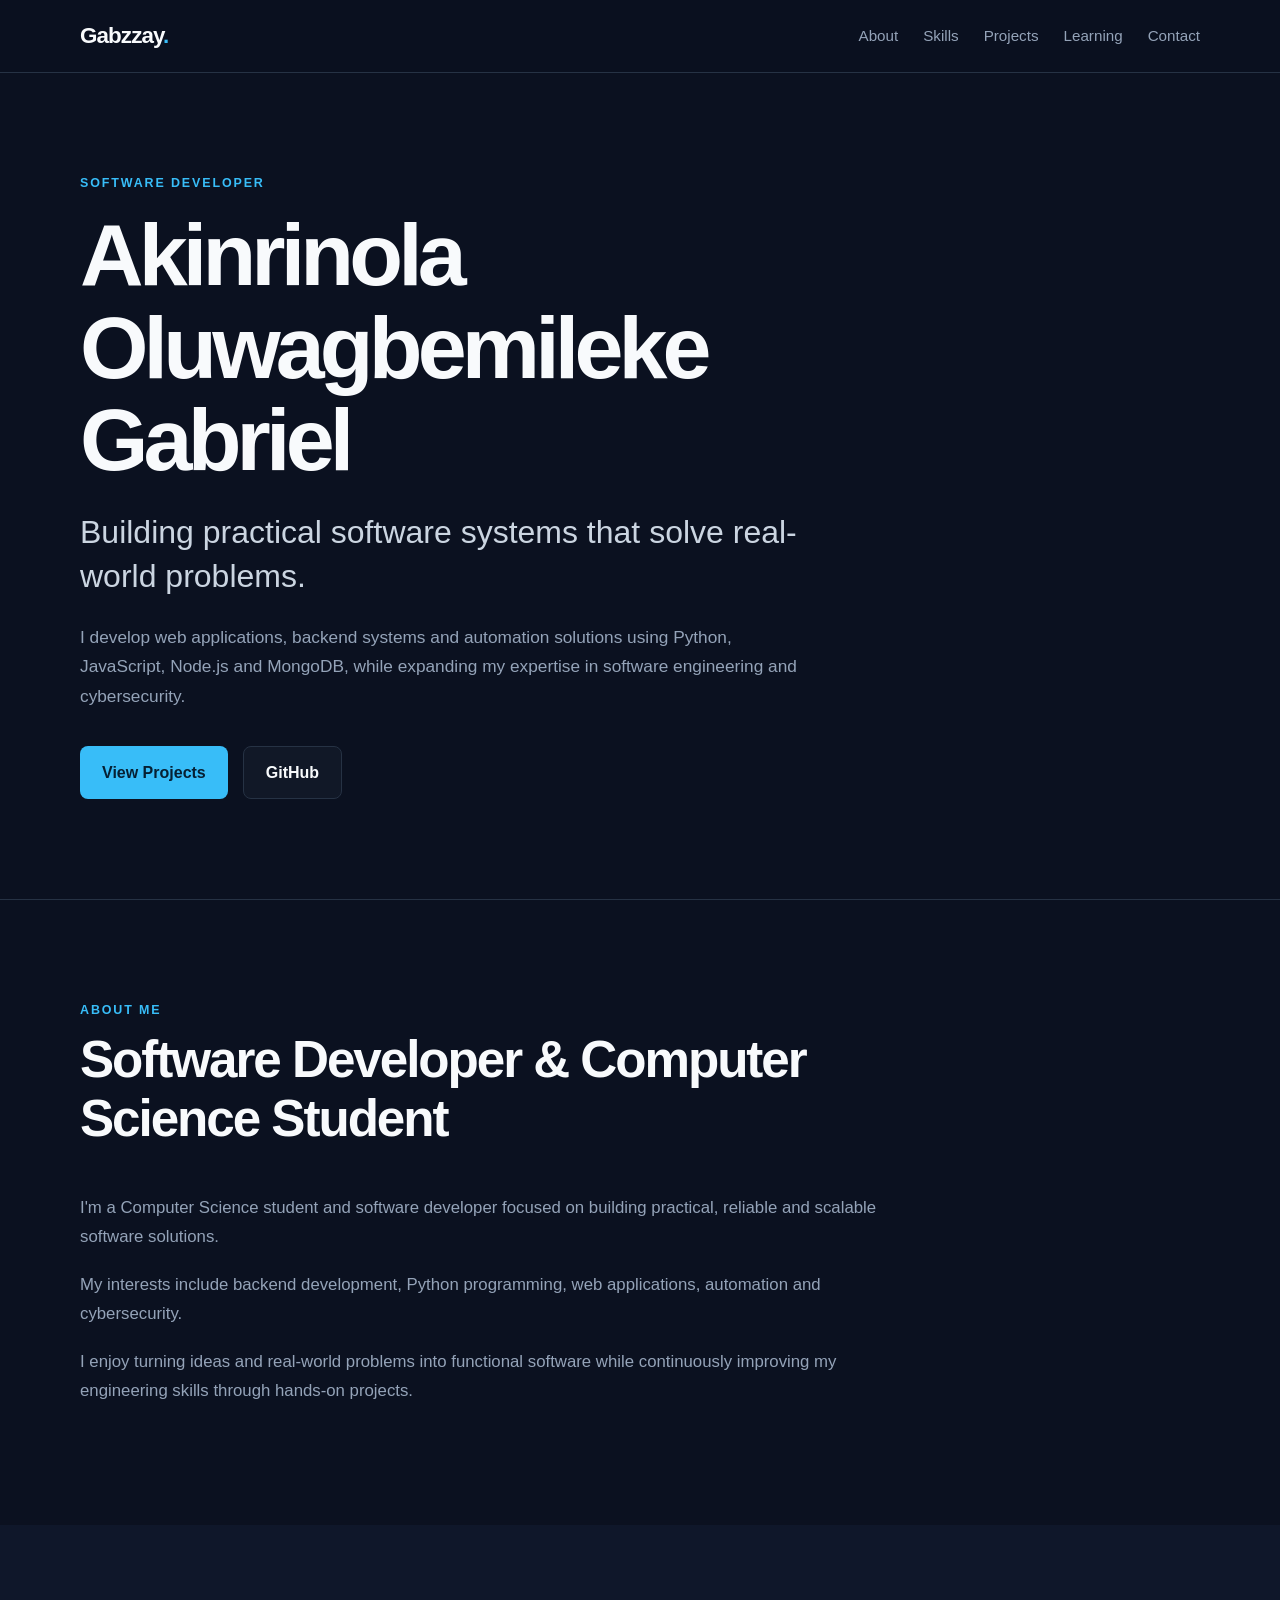
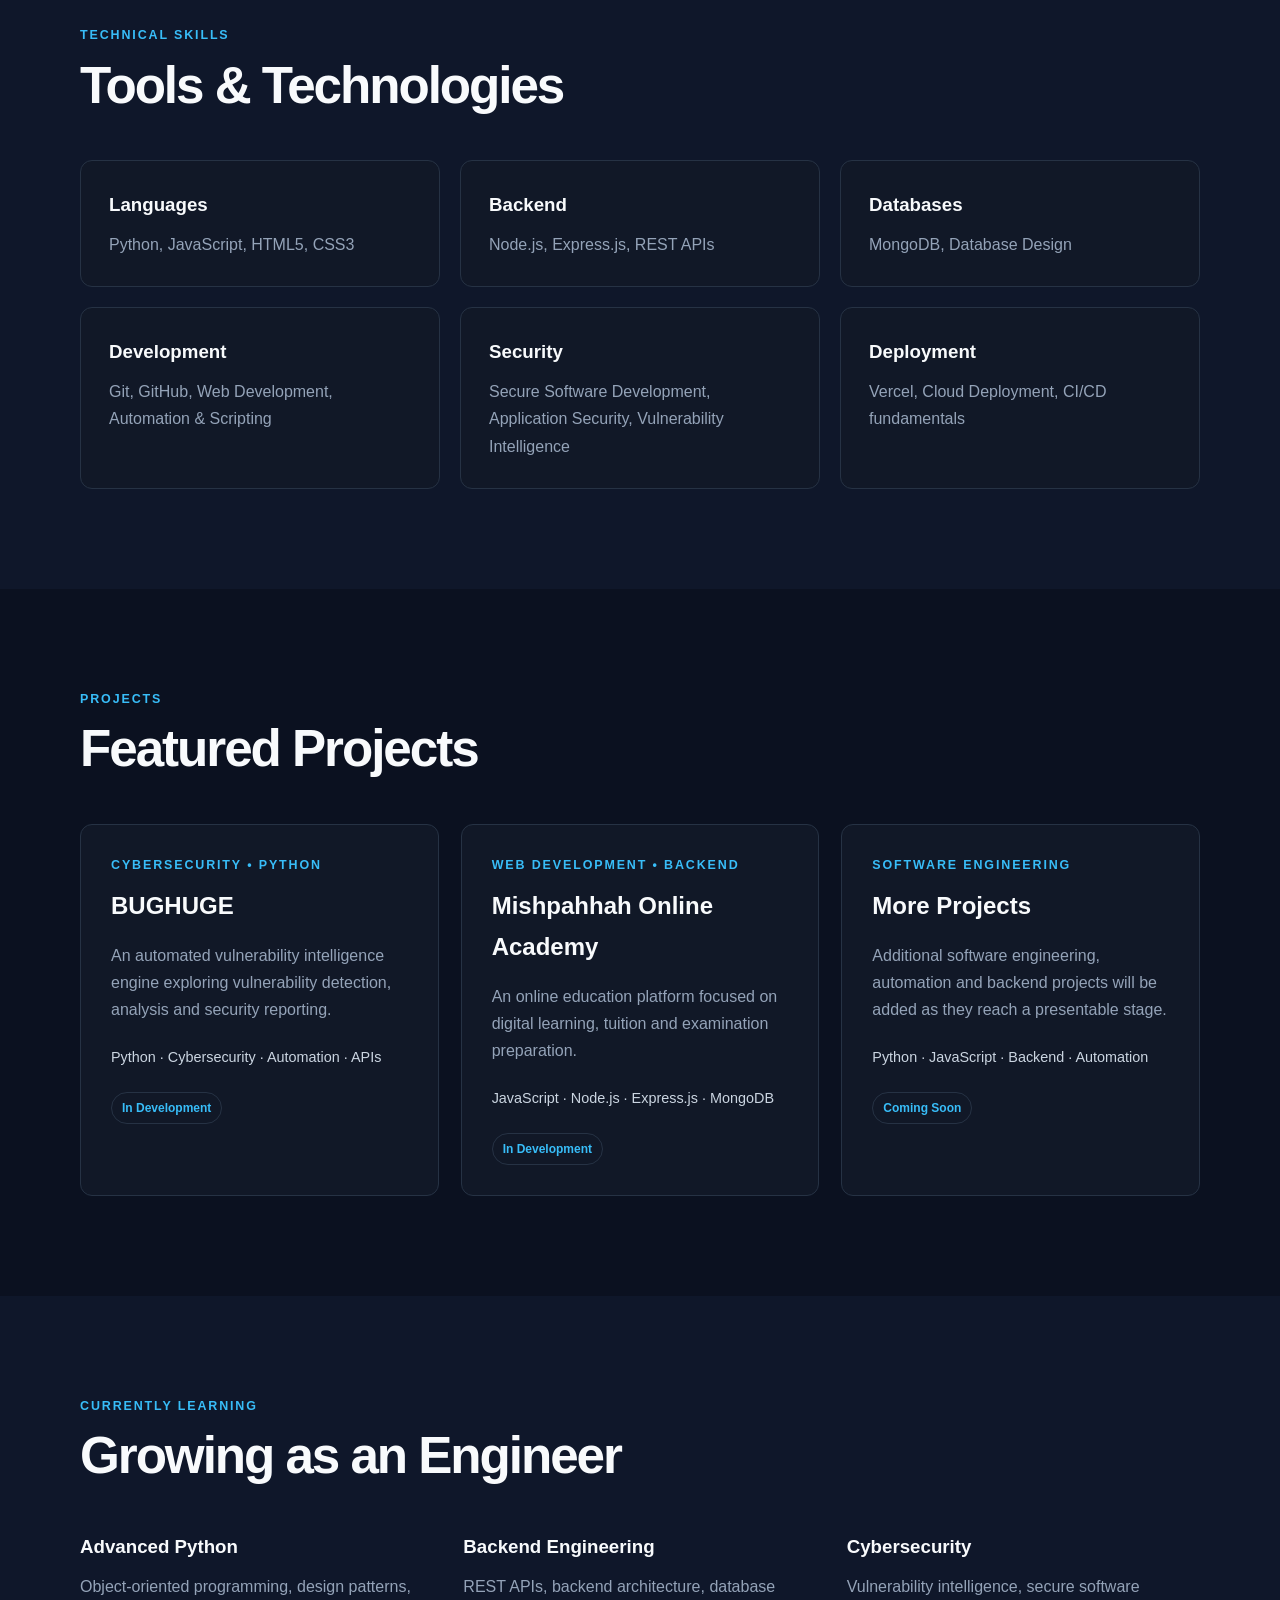
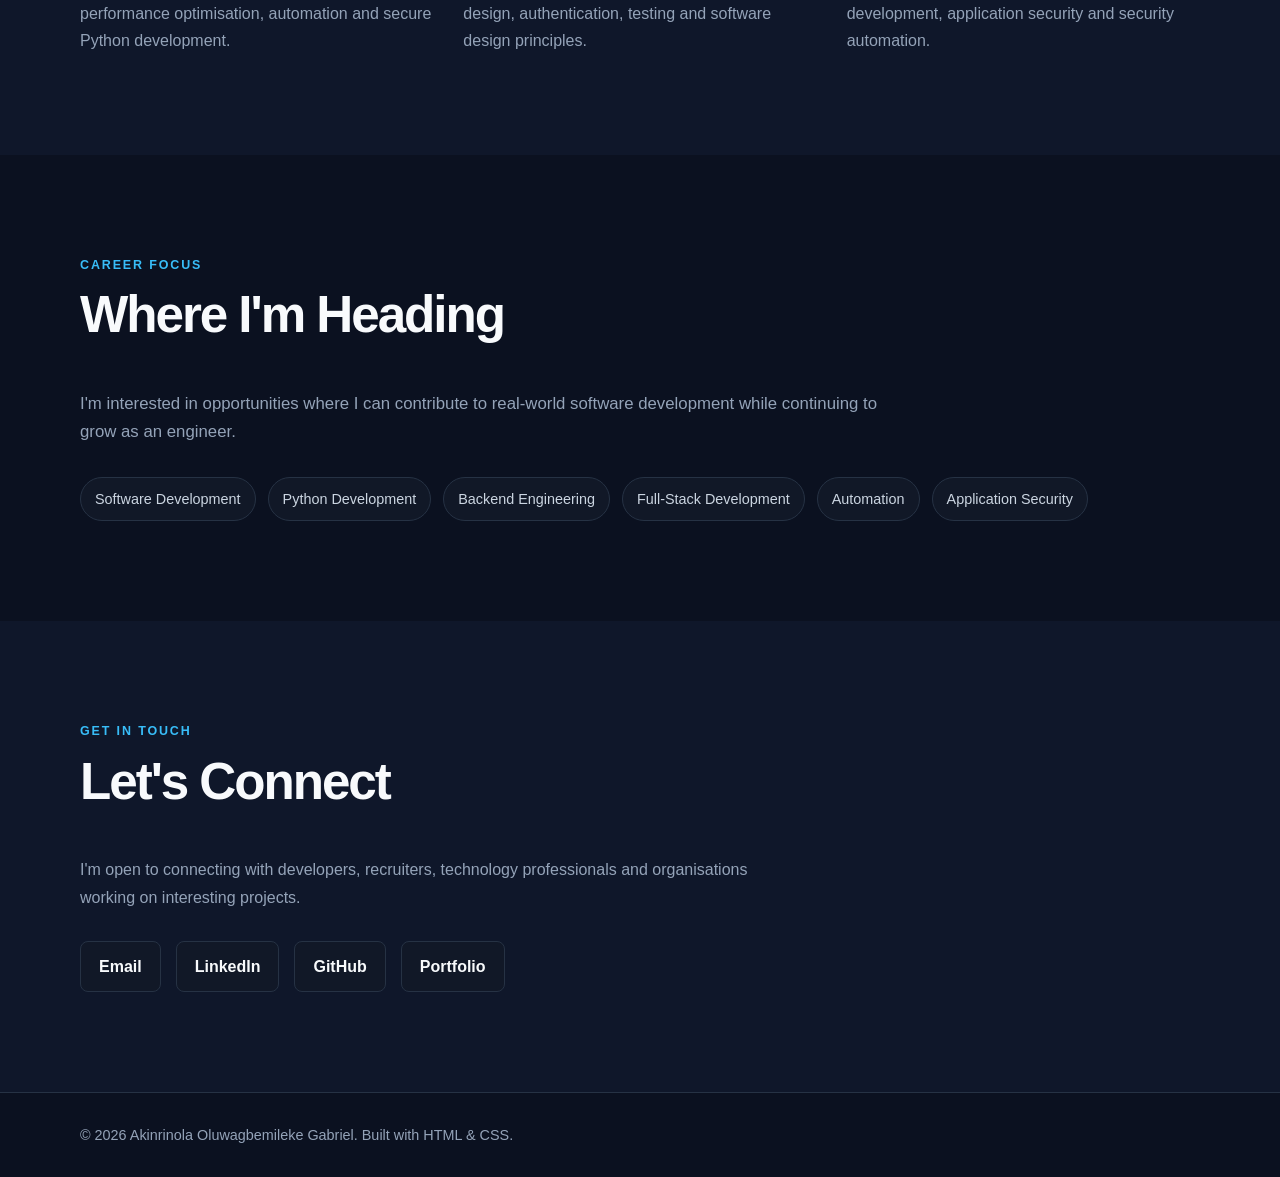
<file: index.html>
<!DOCTYPE html>
<html lang="en">
<head>
    <meta charset="UTF-8">
    <meta name="viewport" content="width=device-width, initial-scale=1.0">

    <meta
        name="description"
        content="Portfolio of Akinrinola Oluwagbemileke Gabriel, a software developer focused on Python, backend development, web applications, automation and cybersecurity."
    >

    <title>Akinrinola Oluwagbemileke Gabriel | Software Developer</title>

    <link rel="stylesheet" href="style.css">
</head>

<body>

    <header class="site-header">
        <nav class="navbar container">

            <a href="index.html" class="logo">
                Gabzzay<span>.</span>
            </a>

            <div class="nav-links">
                <a href="#about">About</a>
                <a href="#skills">Skills</a>
                <a href="#projects">Projects</a>
                <a href="#learning">Learning</a>
                <a href="#contact">Contact</a>
            </div>

        </nav>
    </header>


    <main>

        <!-- Hero Section -->
        <section class="hero">
            <div class="container hero-content">

                <div class="hero-text">

                    <p class="eyebrow">
                        SOFTWARE DEVELOPER
                    </p>

                    <h1>
                        Akinrinola Oluwagbemileke Gabriel
                    </h1>

                    <h2>
                        Building practical software systems
                        that solve real-world problems.
                    </h2>

                    <p class="hero-description">
                        I develop web applications, backend systems and
                        automation solutions using Python, JavaScript,
                        Node.js and MongoDB, while expanding my expertise
                        in software engineering and cybersecurity.
                    </p>

                    <div class="hero-buttons">

                        <a href="#projects" class="btn btn-primary">
                            View Projects
                        </a>

                        <a
                            href="https://github.com/Gabzzay"
                            class="btn btn-secondary"
                            target="_blank"
                            rel="noopener noreferrer"
                        >
                            GitHub
                        </a>

                    </div>

                </div>

            </div>
        </section>


        <!-- About -->
        <section id="about" class="section">
            <div class="container">

                <div class="section-heading">
                    <p class="section-label">ABOUT ME</p>
                    <h2>Software Developer & Computer Science Student</h2>
                </div>

                <div class="about-content">

                    <p>
                        I'm a Computer Science student and software developer
                        focused on building practical, reliable and scalable
                        software solutions.
                    </p>

                    <p>
                        My interests include backend development, Python
                        programming, web applications, automation and
                        cybersecurity.
                    </p>

                    <p>
                        I enjoy turning ideas and real-world problems into
                        functional software while continuously improving my
                        engineering skills through hands-on projects.
                    </p>

                </div>

            </div>
        </section>


        <!-- Skills -->
        <section id="skills" class="section section-alt">
            <div class="container">

                <div class="section-heading">
                    <p class="section-label">TECHNICAL SKILLS</p>
                    <h2>Tools & Technologies</h2>
                </div>

                <div class="skills-grid">

                    <div class="skill-card">
                        <h3>Languages</h3>
                        <p>
                            Python, JavaScript, HTML5, CSS3
                        </p>
                    </div>

                    <div class="skill-card">
                        <h3>Backend</h3>
                        <p>
                            Node.js, Express.js, REST APIs
                        </p>
                    </div>

                    <div class="skill-card">
                        <h3>Databases</h3>
                        <p>
                            MongoDB, Database Design
                        </p>
                    </div>

                    <div class="skill-card">
                        <h3>Development</h3>
                        <p>
                            Git, GitHub, Web Development,
                            Automation & Scripting
                        </p>
                    </div>

                    <div class="skill-card">
                        <h3>Security</h3>
                        <p>
                            Secure Software Development,
                            Application Security,
                            Vulnerability Intelligence
                        </p>
                    </div>

                    <div class="skill-card">
                        <h3>Deployment</h3>
                        <p>
                            Vercel, Cloud Deployment,
                            CI/CD fundamentals
                        </p>
                    </div>

                </div>

            </div>
        </section>


        <!-- Projects -->
        <section id="projects" class="section">
            <div class="container">

                <div class="section-heading">
                    <p class="section-label">PROJECTS</p>
                    <h2>Featured Projects</h2>
                </div>

                <div class="projects-grid">

                    <article class="project-card">

                        <div class="project-content">

                            <p class="project-category">
                                CYBERSECURITY • PYTHON
                            </p>

                            <h3>BUGHUGE</h3>

                            <p>
                                An automated vulnerability intelligence
                                engine exploring vulnerability detection,
                                analysis and security reporting.
                            </p>

                            <div class="project-tech">
                                Python · Cybersecurity · Automation · APIs
                            </div>

                            <span class="project-status">
                                In Development
                            </span>

                        </div>

                    </article>


                    <article class="project-card">

                        <div class="project-content">

                            <p class="project-category">
                                WEB DEVELOPMENT • BACKEND
                            </p>

                            <h3>Mishpahhah Online Academy</h3>

                            <p>
                                An online education platform focused on
                                digital learning, tuition and examination
                                preparation.
                            </p>

                            <div class="project-tech">
                                JavaScript · Node.js · Express.js · MongoDB
                            </div>

                            <span class="project-status">
                                In Development
                            </span>

                        </div>

                    </article>


                    <article class="project-card">

                        <div class="project-content">

                            <p class="project-category">
                                SOFTWARE ENGINEERING
                            </p>

                            <h3>More Projects</h3>

                            <p>
                                Additional software engineering,
                                automation and backend projects will be
                                added as they reach a presentable stage.
                            </p>

                            <div class="project-tech">
                                Python · JavaScript · Backend · Automation
                            </div>

                            <span class="project-status">
                                Coming Soon
                            </span>

                        </div>

                    </article>

                </div>

            </div>
        </section>


        <!-- Learning -->
        <section id="learning" class="section section-alt">
            <div class="container">

                <div class="section-heading">
                    <p class="section-label">CURRENTLY LEARNING</p>
                    <h2>Growing as an Engineer</h2>
                </div>

                <div class="learning-grid">

                    <div>
                        <h3>Advanced Python</h3>
                        <p>
                            Object-oriented programming, design patterns,
                            performance optimisation, automation and
                            secure Python development.
                        </p>
                    </div>

                    <div>
                        <h3>Backend Engineering</h3>
                        <p>
                            REST APIs, backend architecture, database
                            design, authentication, testing and
                            software design principles.
                        </p>
                    </div>

                    <div>
                        <h3>Cybersecurity</h3>
                        <p>
                            Vulnerability intelligence, secure software
                            development, application security and
                            security automation.
                        </p>
                    </div>

                </div>

            </div>
        </section>


        <!-- Career -->
        <section class="section">
            <div class="container">

                <div class="section-heading">
                    <p class="section-label">CAREER FOCUS</p>
                    <h2>Where I'm Heading</h2>
                </div>

                <p class="career-text">
                    I'm interested in opportunities where I can contribute
                    to real-world software development while continuing to
                    grow as an engineer.
                </p>

                <div class="career-tags">
                    <span>Software Development</span>
                    <span>Python Development</span>
                    <span>Backend Engineering</span>
                    <span>Full-Stack Development</span>
                    <span>Automation</span>
                    <span>Application Security</span>
                </div>

            </div>
        </section>


        <!-- Contact -->
        <section id="contact" class="section contact-section">
            <div class="container">

                <div class="section-heading">
                    <p class="section-label">GET IN TOUCH</p>
                    <h2>Let's Connect</h2>
                </div>

                <p>
                    I'm open to connecting with developers, recruiters,
                    technology professionals and organisations working
                    on interesting projects.
                </p>

                <div class="contact-links">

                    <a
                        href="mailto:mishpahhahonline@gmail.com"
                    >
                        Email
                    </a>

                    <a
                        href="https://linkedin.com/in/mishpahhah-online-a599b6161/"
                        target="_blank"
                        rel="noopener noreferrer"
                    >
                        LinkedIn
                    </a>

                    <a
                        href="https://github.com/Gabzzay"
                        target="_blank"
                        rel="noopener noreferrer"
                    >
                        GitHub
                    </a>

                    <a
                        href="https://mishpahhahonline.vercel.app/"
                        target="_blank"
                        rel="noopener noreferrer"
                    >
                        Portfolio
                    </a>

                </div>

            </div>
        </section>

    </main>


    <footer class="site-footer">
        <div class="container">

            <p>
                © 2026 Akinrinola Oluwagbemileke Gabriel.
                Built with HTML & CSS.
            </p>

        </div>
    </footer>

</body>
</html>
</file>
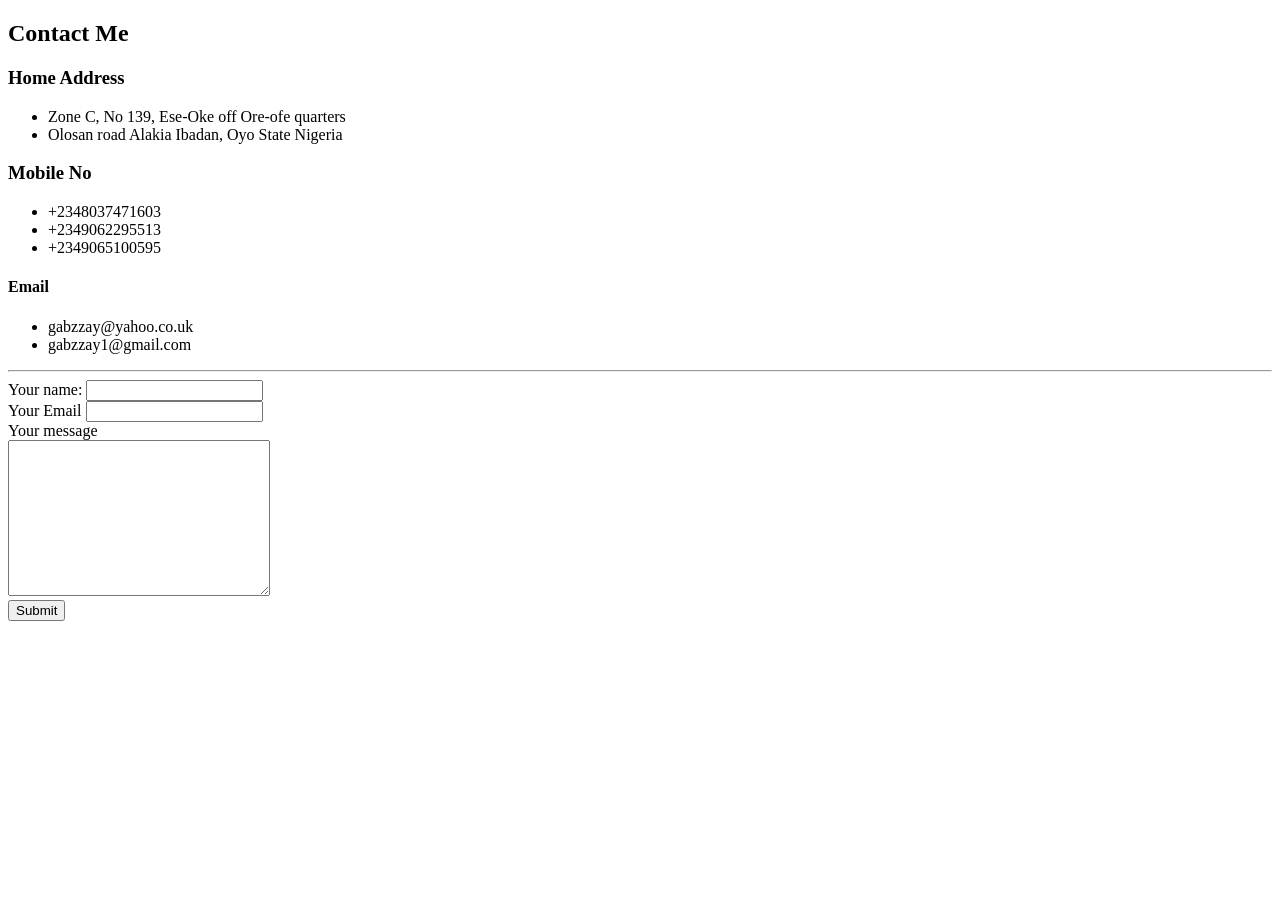
<file: contact.html>
<!DOCTYPE html>
<html lang="en">
<head>
    <meta charset="UTF-8">
    <meta http-equiv="X-UA-Compatible" content="IE=edge">
    <meta name="viewport" content="width=device-width, initial-scale=1.0">
    <title>Contact Me</title>
</head>
<body>
    <h2>Contact Me</h2>
    <h3>Home Address</h3>
    <ul>
        <li>Zone C, No 139, Ese-Oke off Ore-ofe quarters</li>
        <li>Olosan road Alakia Ibadan, Oyo State Nigeria</li>
    </ul>
    <h3>Mobile No</h3>
    <ul>
        <li>+2348037471603</li>
        <li>+2349062295513</li>
        <li>+2349065100595</li>
    </ul>
    <h4>Email</h4>
    <ul>
        <li>gabzzay@yahoo.co.uk</li>
        <li>gabzzay1@gmail.com</li>
    </ul>
    <hr>
<form action="mailto:gabzzay1@gmail.com" method="post" enctype="text/plain">
        <label>Your name:</label>
        <input type="text" name="yourName" value=""><br>
        <label>Your Email</label>
        <input type="email" name="yourEmail" value=""><br>
        <label>Your message</label><br>
        <textarea name="yourMessage" id="" cols="30" rows="10"></textarea><br>
        <input type="submit" name="">
    </form>
</body>
</html>
</file>
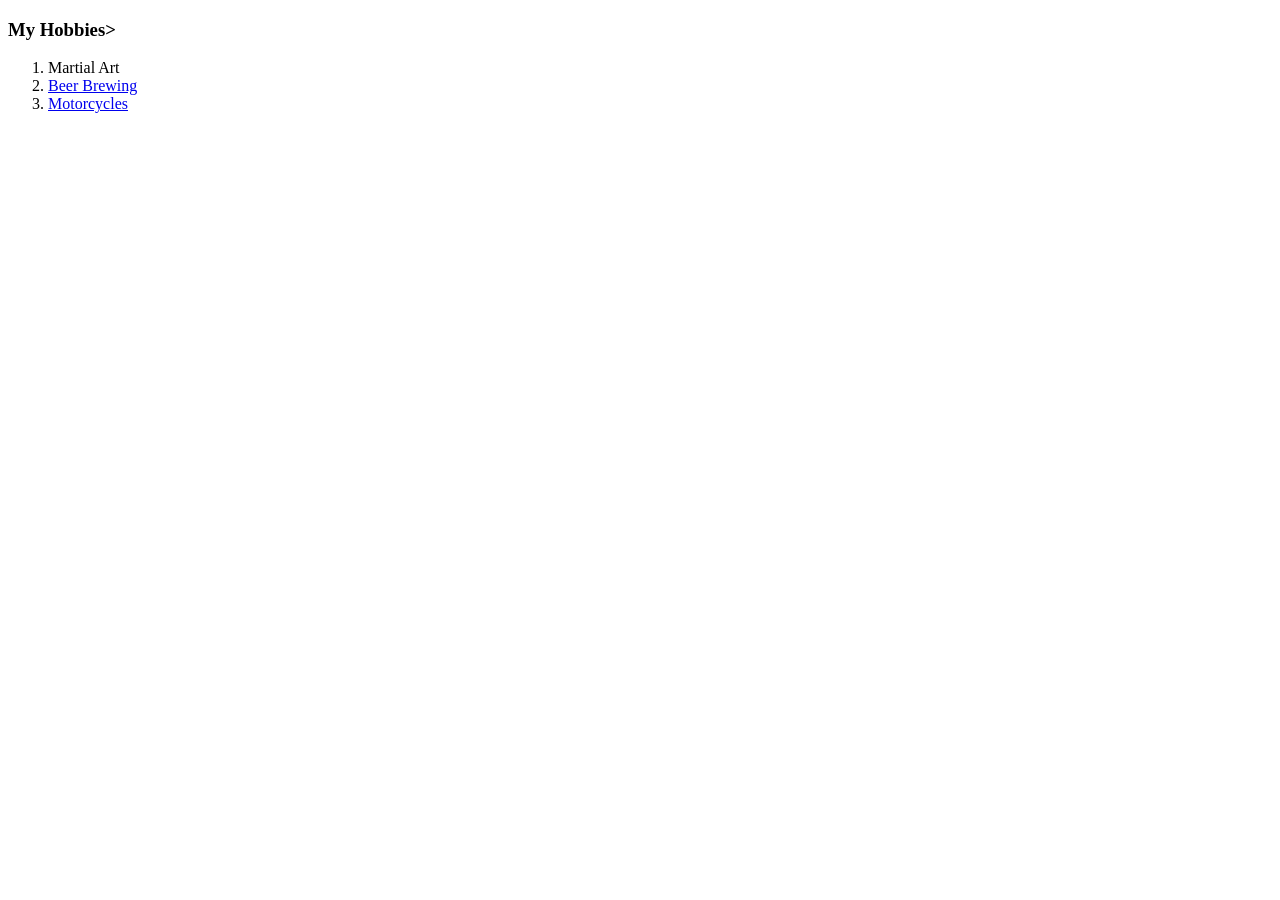
<file: hobbies.html>
<!DOCTYPE html>
<html lang="en">
<head>
    <meta charset="UTF-8">
    <meta http-equiv="X-UA-Compatible" content="IE=edge">
    <meta name="viewport" content="width=device-width, initial-scale=1.0">
    <title>My Hobbies</title>
</head>
 </body>
  <h3>My Hobbies></h3>
  <ol>
    <li>Martial Art</li>
    <li><a href="https://hips.hearstapps.com/hmg-prod.s3.amazonaws.com/images/beer-surrounded-by-hops-on-wooden-background-royalty-free-image-1611158342.?crop=1.00xw:0.753xh;0,0.247xh&resize=980:*">Beer Brewing</a></li>
    <li><a href="https://powersports.honda.com/-/media/products/segment/street/street-assets/2022-cruiser-rebel-1100-tile-750x750.jpg">Motorcycles</a></li>
  </ol>
 </body>
</html>
</file>
<file: style.css>
:root {
    --background: #0b1120;
    --surface: #111827;
    --surface-light: #172033;
    --text: #f8fafc;
    --muted: #94a3b8;
    --primary: #38bdf8;
    --primary-dark: #0ea5e9;
    --border: #263244;
    --max-width: 1120px;
}

* {
    margin: 0;
    padding: 0;
    box-sizing: border-box;
}

html {
    scroll-behavior: smooth;
}

body {
    font-family:
        Inter,
        -apple-system,
        BlinkMacSystemFont,
        "Segoe UI",
        Roboto,
        Helvetica,
        Arial,
        sans-serif;

    background: var(--background);
    color: var(--text);
    line-height: 1.7;
}

a {
    color: inherit;
    text-decoration: none;
}

.container {
    width: min(92%, var(--max-width));
    margin: 0 auto;
}

/* Navigation */

.site-header {
    position: sticky;
    top: 0;
    z-index: 1000;

    background: rgba(11, 17, 32, 0.92);
    border-bottom: 1px solid var(--border);

    backdrop-filter: blur(12px);
}

.navbar {
    min-height: 72px;

    display: flex;
    align-items: center;
    justify-content: space-between;
    gap: 30px;
}

.logo {
    font-size: 1.4rem;
    font-weight: 800;
    letter-spacing: -0.04em;
}

.logo span {
    color: var(--primary);
}

.nav-links {
    display: flex;
    align-items: center;
    gap: 25px;
}

.nav-links a {
    color: var(--muted);
    font-size: 0.95rem;
    transition: color 0.2s ease;
}

.nav-links a:hover {
    color: var(--primary);
}

/* Hero */

.hero {
    min-height: 78vh;

    display: flex;
    align-items: center;

    border-bottom: 1px solid var(--border);
}

.hero-content {
    padding: 100px 0;
}

.hero-text {
    max-width: 850px;
}

.eyebrow,
.section-label,
.project-category {
    color: var(--primary);
    font-size: 0.78rem;
    font-weight: 800;
    letter-spacing: 0.15em;
}

.hero h1 {
    margin-top: 15px;

    font-size: clamp(2.7rem, 7vw, 5.5rem);
    line-height: 1.05;
    letter-spacing: -0.055em;
}

.hero h2 {
    max-width: 750px;
    margin-top: 25px;

    color: #cbd5e1;
    font-size: clamp(1.35rem, 3vw, 2rem);
    font-weight: 500;
    line-height: 1.35;
}

.hero-description {
    max-width: 720px;
    margin-top: 25px;

    color: var(--muted);
    font-size: 1.08rem;
}

.hero-buttons {
    display: flex;
    flex-wrap: wrap;
    gap: 15px;
    margin-top: 35px;
}

.btn {
    display: inline-flex;
    align-items: center;
    justify-content: center;

    padding: 12px 22px;

    border-radius: 8px;

    font-weight: 700;

    transition:
        transform 0.2s ease,
        background 0.2s ease;
}

.btn:hover {
    transform: translateY(-2px);
}

.btn-primary {
    background: var(--primary);
    color: #062033;
}

.btn-primary:hover {
    background: var(--primary-dark);
}

.btn-secondary {
    border: 1px solid var(--border);
    background: var(--surface);
}

.btn-secondary:hover {
    background: var(--surface-light);
}

/* Sections */

.section {
    padding: 100px 0;
}

.section-alt {
    background: #0f172a;
}

.section-heading {
    max-width: 760px;
    margin-bottom: 45px;
}

.section-heading h2 {
    margin-top: 10px;

    font-size: clamp(2rem, 5vw, 3.2rem);
    line-height: 1.15;
    letter-spacing: -0.04em;
}

.about-content {
    max-width: 800px;
}

.about-content p {
    margin-bottom: 20px;

    color: var(--muted);
    font-size: 1.05rem;
}

/* Skills */

.skills-grid {
    display: grid;
    grid-template-columns: repeat(3, 1fr);
    gap: 20px;
}

.skill-card {
    padding: 28px;

    background: var(--surface);
    border: 1px solid var(--border);
    border-radius: 12px;

    transition:
        transform 0.2s ease,
        border-color 0.2s ease;
}

.skill-card:hover {
    transform: translateY(-4px);
    border-color: var(--primary);
}

.skill-card h3 {
    margin-bottom: 10px;
}

.skill-card p {
    color: var(--muted);
}

/* Projects */

.projects-grid {
    display: grid;
    grid-template-columns: repeat(3, 1fr);
    gap: 22px;
}

.project-card {
    height: 100%;

    background: var(--surface);
    border: 1px solid var(--border);
    border-radius: 12px;

    overflow: hidden;
}

.project-content {
    padding: 30px;
}

.project-content h3 {
    margin: 10px 0 15px;

    font-size: 1.5rem;
}

.project-content > p:not(.project-category) {
    color: var(--muted);
}

.project-tech {
    margin-top: 22px;

    color: #cbd5e1;
    font-size: 0.9rem;
}

.project-status {
    display: inline-block;

    margin-top: 22px;
    padding: 5px 10px;

    border: 1px solid var(--border);
    border-radius: 999px;

    color: var(--primary);
    font-size: 0.75rem;
    font-weight: 700;
}

/* Learning */

.learning-grid {
    display: grid;
    grid-template-columns: repeat(3, 1fr);
    gap: 30px;
}

.learning-grid h3 {
    margin-bottom: 10px;
}

.learning-grid p {
    color: var(--muted);
}

/* Career */

.career-text {
    max-width: 800px;

    color: var(--muted);
    font-size: 1.05rem;
}

.career-tags {
    display: flex;
    flex-wrap: wrap;
    gap: 12px;

    margin-top: 30px;
}

.career-tags span {
    padding: 9px 14px;

    background: var(--surface);
    border: 1px solid var(--border);
    border-radius: 999px;

    color: #cbd5e1;
    font-size: 0.9rem;
}

/* Contact */

.contact-section {
    background: #0f172a;
}

.contact-section > .container > p {
    max-width: 700px;
    color: var(--muted);
}

.contact-links {
    display: flex;
    flex-wrap: wrap;
    gap: 15px;

    margin-top: 30px;
}

.contact-links a {
    padding: 11px 18px;

    border: 1px solid var(--border);
    border-radius: 8px;

    background: var(--surface);

    font-weight: 700;
}

.contact-links a:hover {
    border-color: var(--primary);
    color: var(--primary);
}

/* Footer */

.site-footer {
    padding: 30px 0;

    border-top: 1px solid var(--border);

    color: var(--muted);
    font-size: 0.9rem;
}

/* Responsive Design */

@media (max-width: 850px) {

    .skills-grid,
    .projects-grid,
    .learning-grid {
        grid-template-columns: repeat(2, 1fr);
    }

    .nav-links {
        gap: 15px;
    }

}

@media (max-width: 620px) {

    .navbar {
        min-height: 65px;
    }

    .nav-links {
        display: none;
    }

    .hero-content {
        padding: 80px 0;
    }

    .hero {
        min-height: auto;
    }

    .section {
        padding: 75px 0;
    }

    .skills-grid,
    .projects-grid,
    .learning-grid {
        grid-template-columns: 1fr;
    }

    .hero-buttons,
    .contact-links {
        flex-direction: column;
        align-items: stretch;
    }

    .btn {
        width: 100%;
    }

}
</file>
